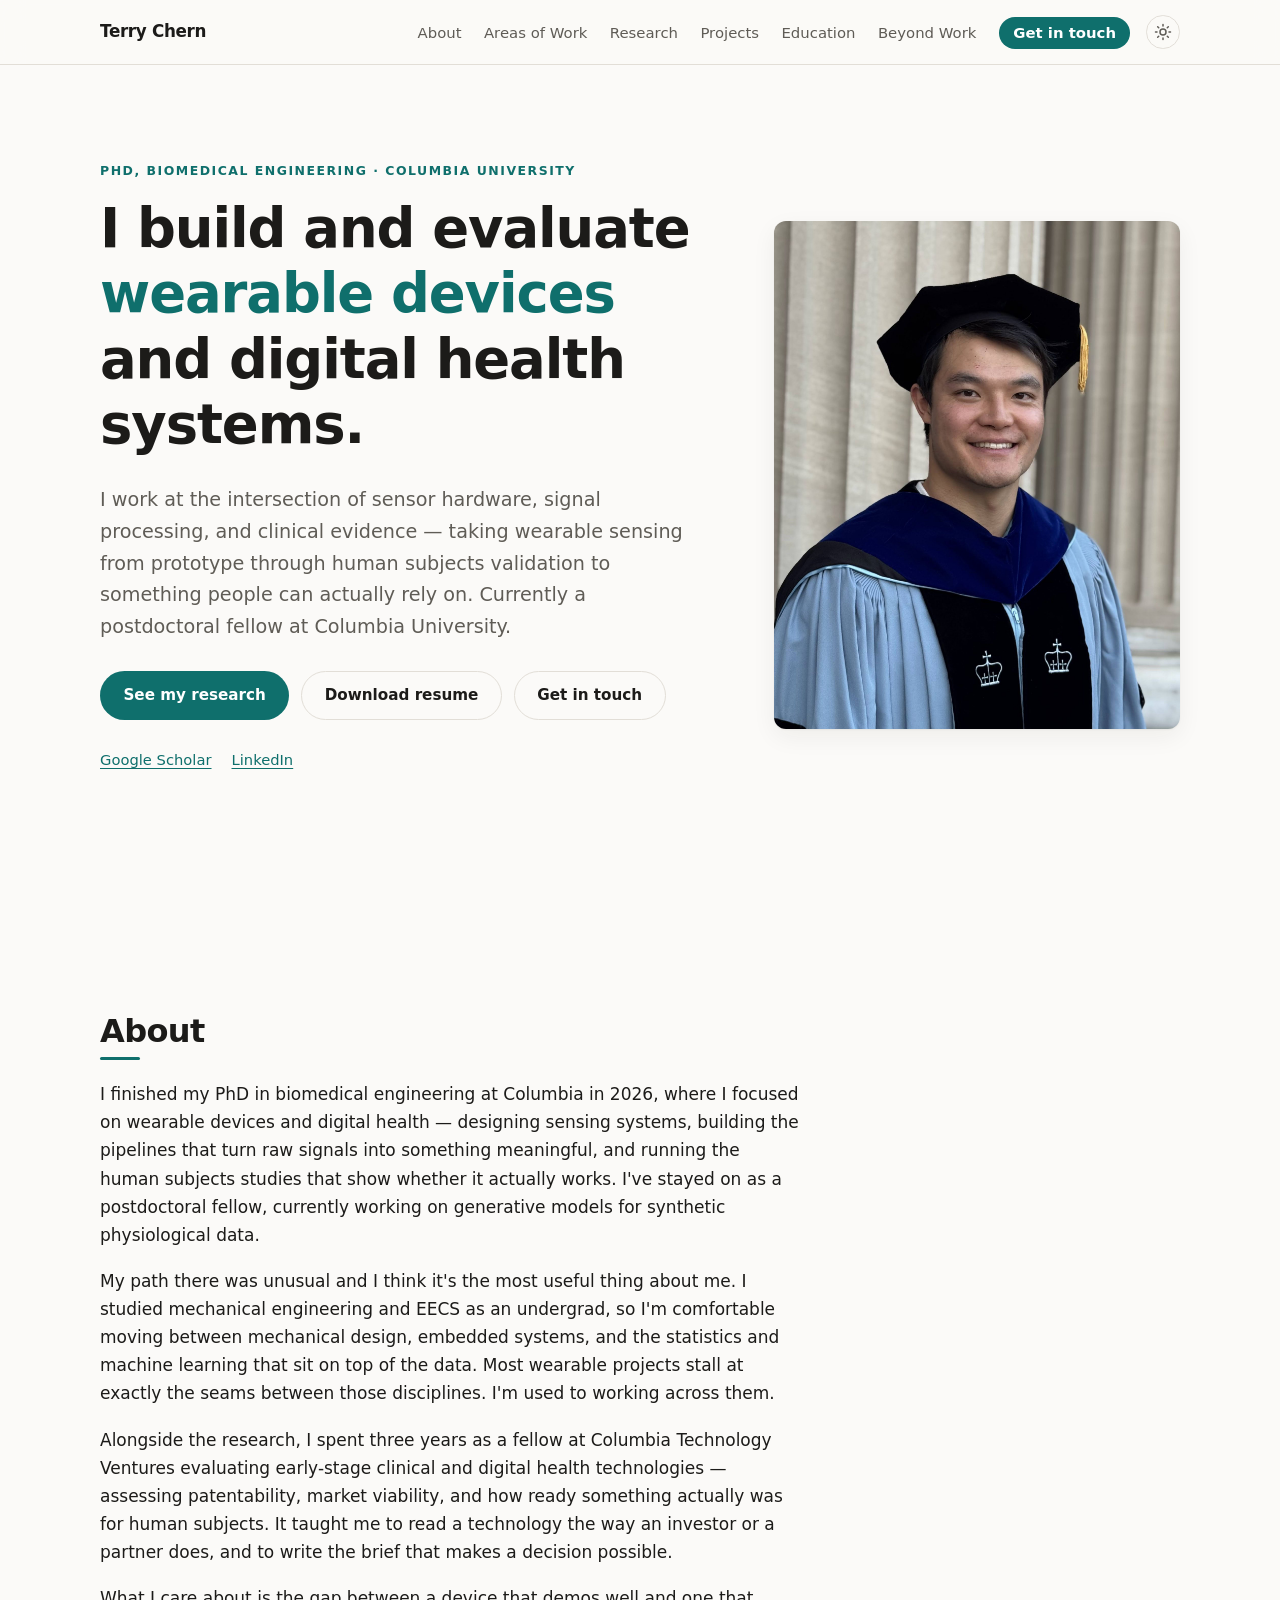
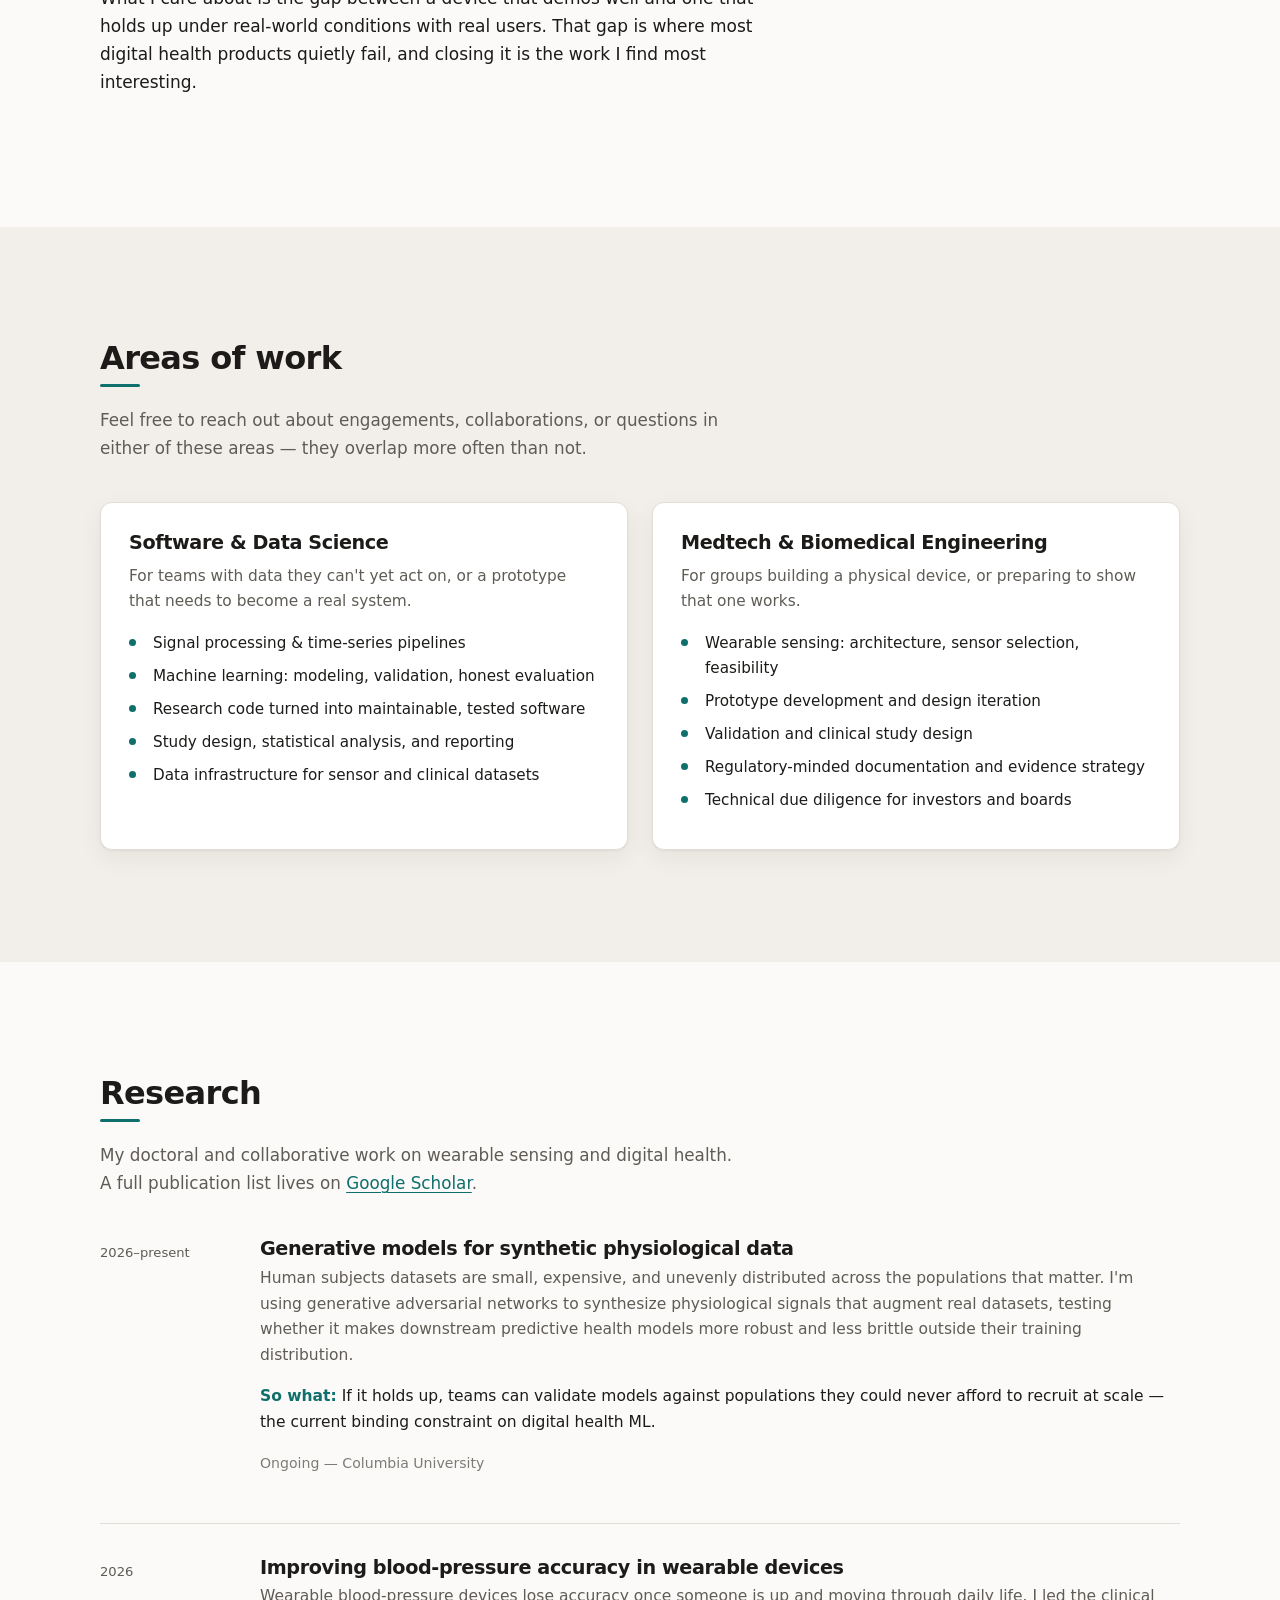
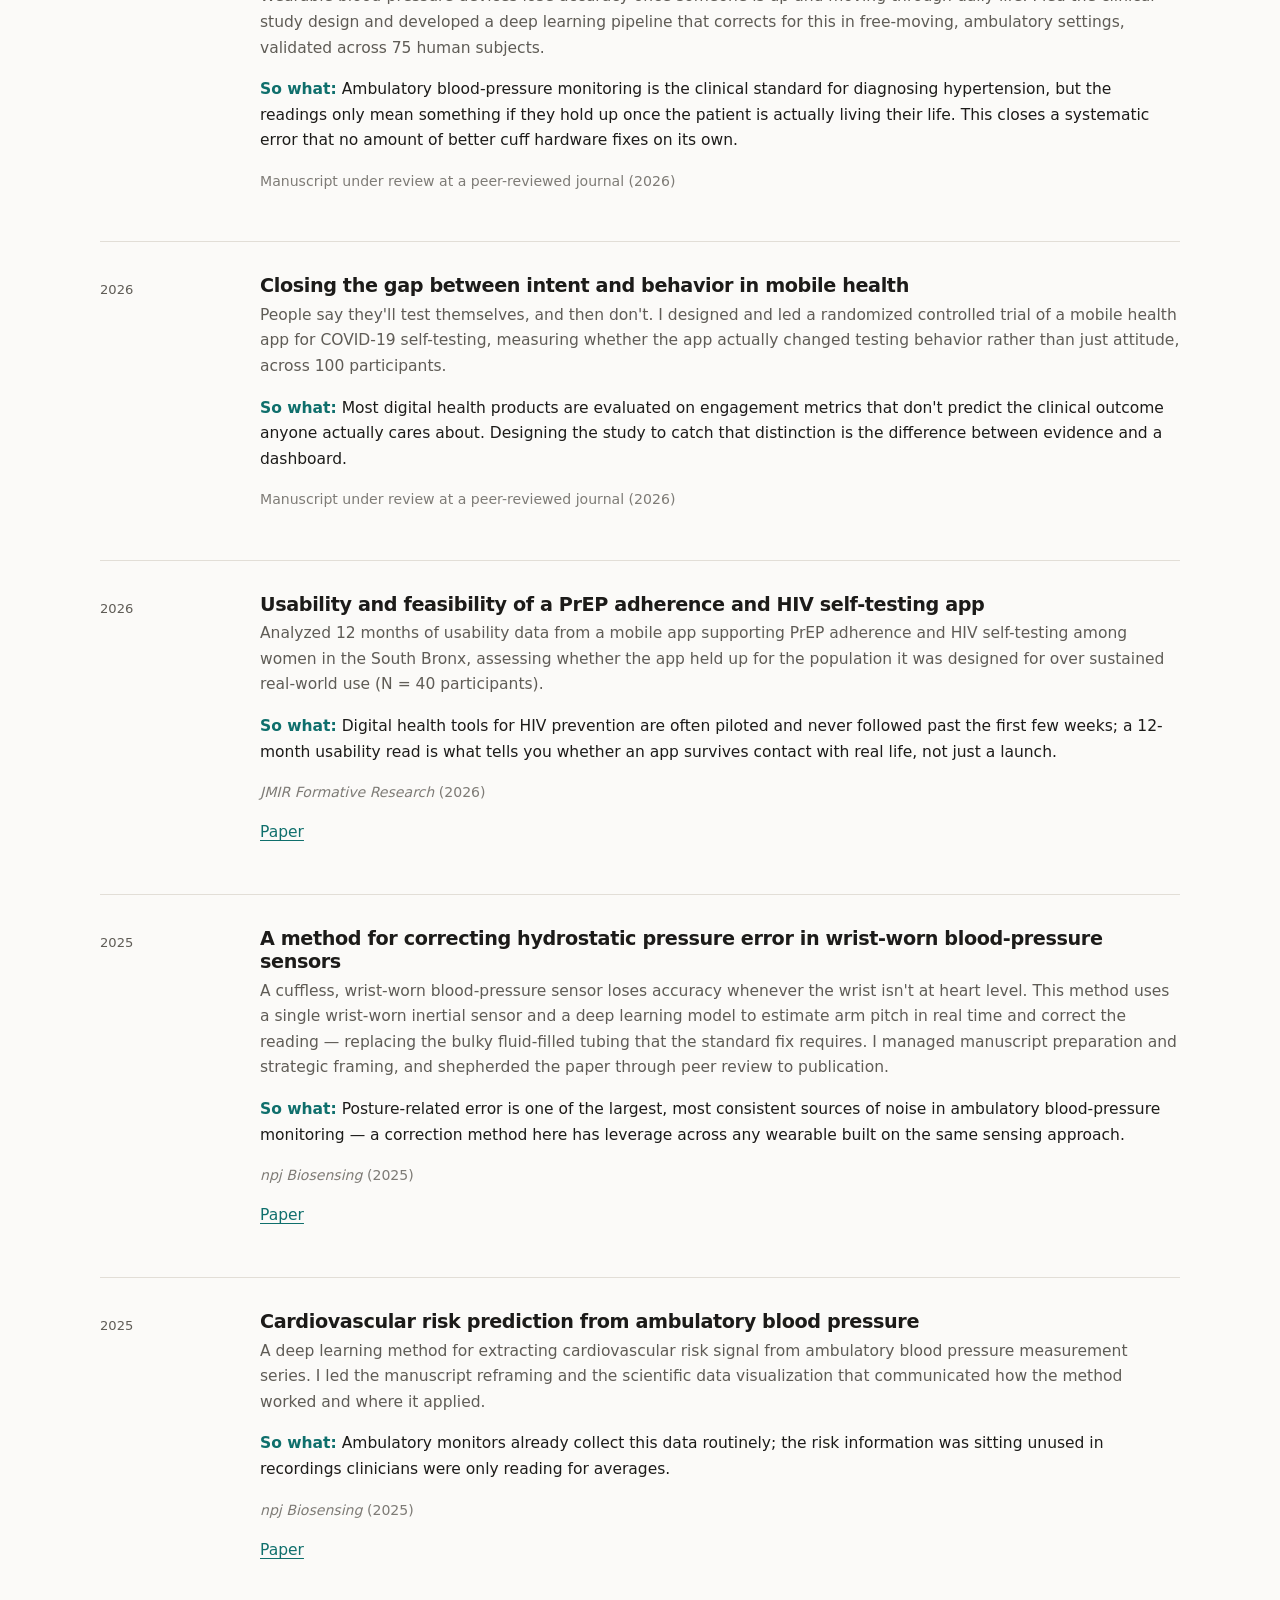
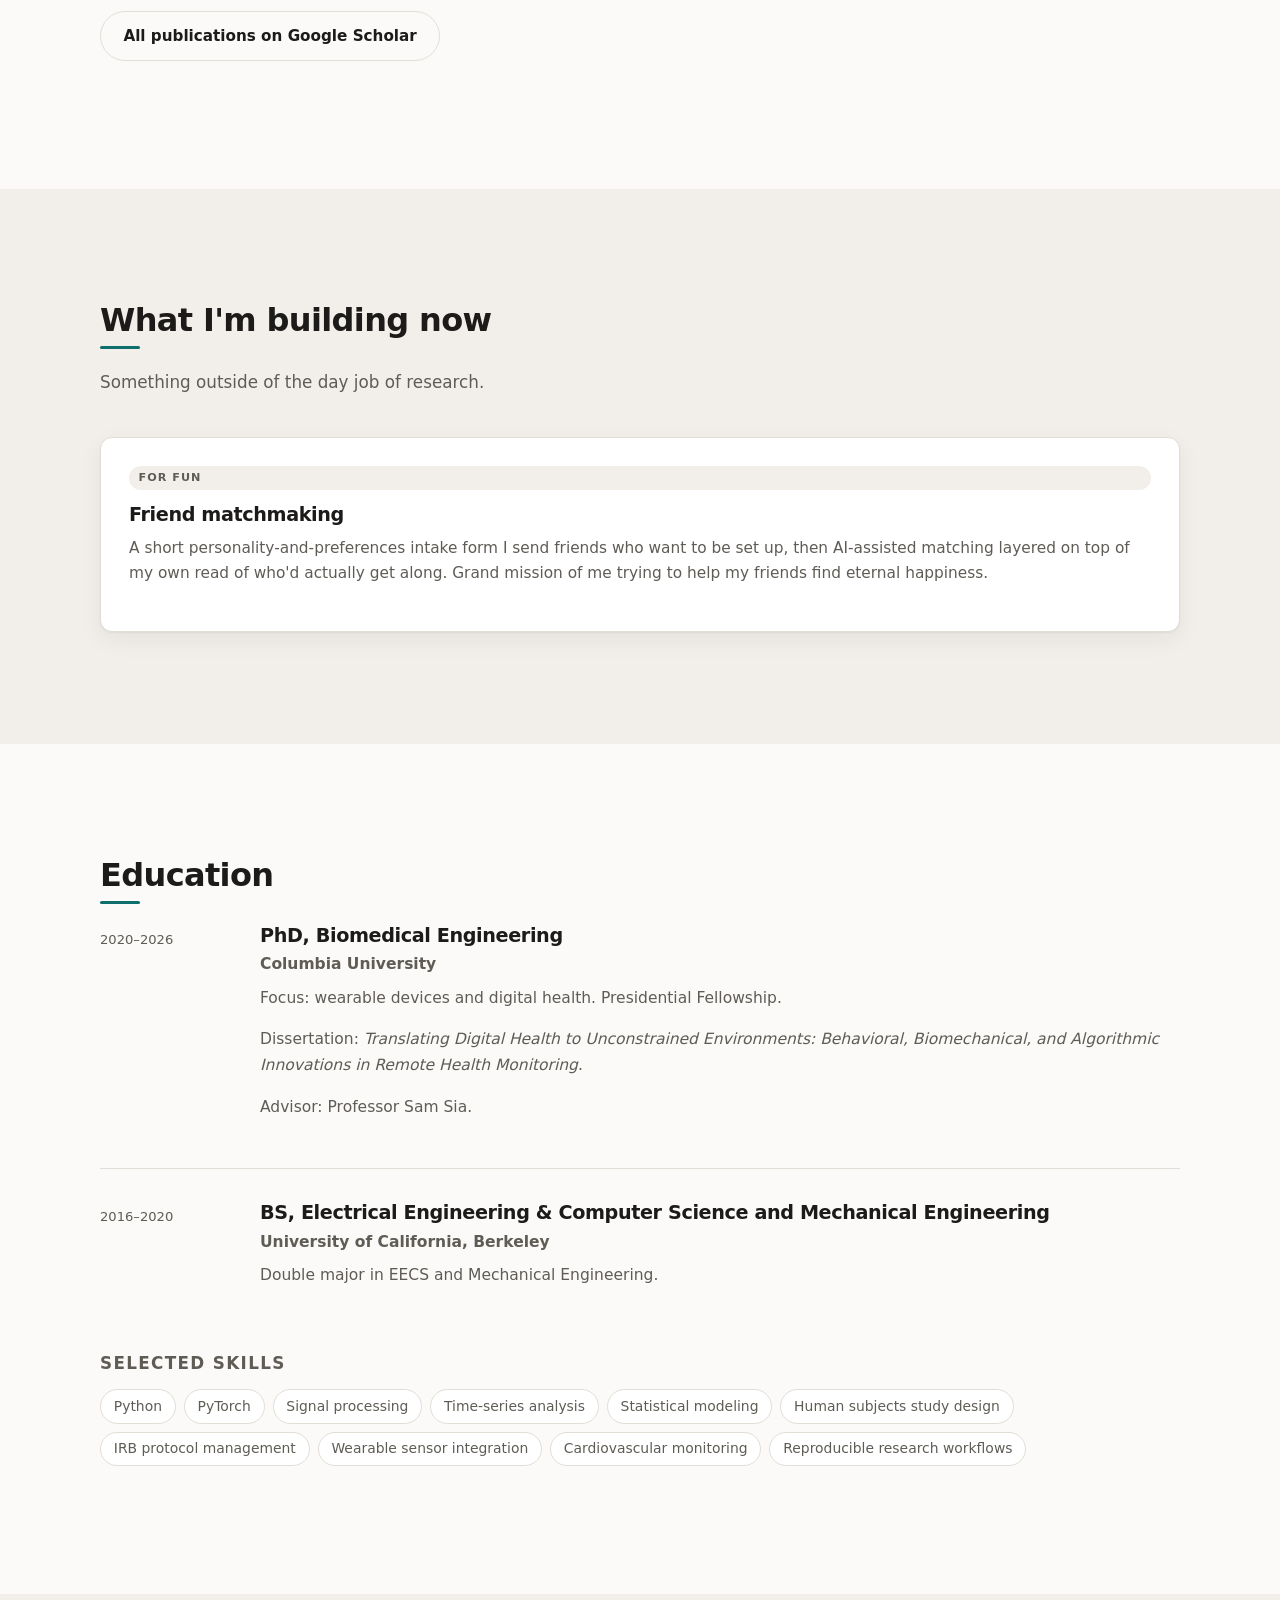
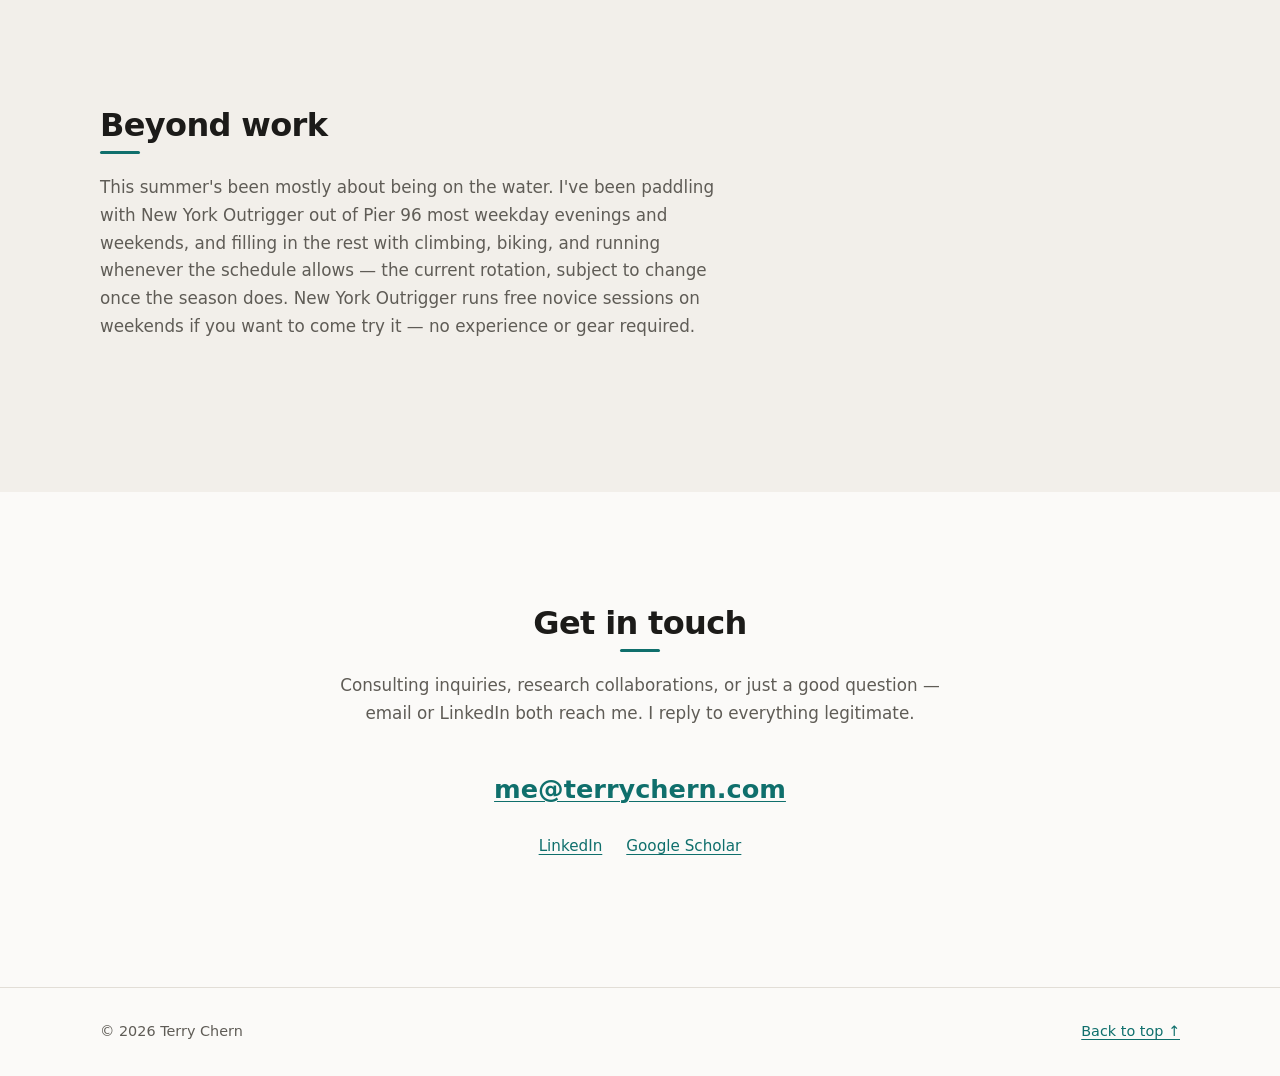
<file: index.html>
<!DOCTYPE html>
<html lang="en">
<head>
<meta charset="utf-8">
<meta name="viewport" content="width=device-width, initial-scale=1">

<title>Terry Chern — Biomedical Engineering, Wearables &amp; Digital Health</title>
<meta name="description" content="Terry Chern, PhD — biomedical engineer specializing in wearable devices and digital health. Consulting in software, data science, and medtech.">
<meta name="author" content="Terry Chern">

<!-- Social preview -->
<meta property="og:type" content="website">
<meta property="og:title" content="Terry Chern — Biomedical Engineering, Wearables &amp; Digital Health">
<meta property="og:description" content="PhD biomedical engineer working on wearable devices and digital health. Available for software, data science, and medtech consulting.">
<meta property="og:url" content="https://terrychern.com/">
<meta property="og:image" content="https://terrychern.com/assets/img/og-card.jpg">
<meta name="twitter:card" content="summary_large_image">

<link rel="canonical" href="https://terrychern.com/">
<link rel="icon" href="assets/img/favicon.svg" type="image/svg+xml">
<link rel="stylesheet" href="assets/css/style.css">

<!-- Structured data: helps Google show you as a person, not just a page -->
<script type="application/ld+json">
{
  "@context": "https://schema.org",
  "@type": "Person",
  "name": "Terry Chern",
  "url": "https://terrychern.com/",
  "jobTitle": "Postdoctoral Research Fellow",
  "worksFor": { "@type": "CollegeOrUniversity", "name": "Columbia University" },
  "alumniOf": [
    { "@type": "CollegeOrUniversity", "name": "Columbia University" },
    { "@type": "CollegeOrUniversity", "name": "University of California, Berkeley" }
  ],
  "knowsAbout": ["Wearable Devices", "Digital Health", "Biomedical Signal Processing", "Machine Learning", "Medical Devices"],
  "email": "mailto:me@terrychern.com",
  "sameAs": [
    "https://scholar.google.com/citations?user=7fQS4zIAAAAJ",
    "https://www.linkedin.com/in/chernterry/"
  ]
}
</script>
</head>

<body>
<a class="skip-link" href="#main">Skip to content</a>

<header class="site-header">
  <nav class="nav" aria-label="Primary">
    <a class="nav__brand" href="#top">Terry&nbsp;Chern</a>
    <button class="nav__toggle" aria-expanded="false" aria-controls="nav-menu" aria-label="Toggle menu">
      <span></span><span></span><span></span>
    </button>
    <ul class="nav__menu" id="nav-menu">
      <li><a href="#about">About</a></li>
      <li><a href="#work">Areas of Work</a></li>
      <li><a href="#research">Research</a></li>
      <li><a href="#projects">Projects</a></li>
      <li><a href="#education">Education</a></li>
      <li><a href="#beyond">Beyond Work</a></li>
      <li><a class="nav__cta" href="#contact">Get in touch</a></li>
    </ul>
    <button class="theme-toggle" id="theme-toggle" aria-label="Toggle dark mode" title="Toggle dark mode">
      <svg width="18" height="18" viewBox="0 0 24 24" fill="none" stroke="currentColor" stroke-width="2" stroke-linecap="round" aria-hidden="true">
        <circle cx="12" cy="12" r="4"/>
        <path d="M12 2v2M12 20v2M4.9 4.9l1.4 1.4M17.7 17.7l1.4 1.4M2 12h2M20 12h2M4.9 19.1l1.4-1.4M17.7 6.3l1.4-1.4"/>
      </svg>
    </button>
  </nav>
</header>

<main id="main">

<!-- ============================ HERO ============================ -->
<section class="hero" id="top">
  <div class="wrap hero__inner">
    <div class="hero__text">
      <p class="eyebrow">PhD, Biomedical Engineering · Columbia University</p>
      <h1>I build and evaluate <span class="accent">wearable devices</span> and digital&nbsp;health systems.</h1>
      <p class="lede">
        I work at the intersection of sensor hardware, signal processing, and
        clinical evidence — taking wearable sensing from prototype through human
        subjects validation to something people can actually rely on. Currently a
        postdoctoral fellow at Columbia University.
      </p>
      <div class="hero__actions">
        <a class="btn btn--primary" href="#research">See my research</a>
        <a class="btn btn--ghost" href="assets/terry-chern-resume.pdf" download>Download resume</a>
        <a class="btn btn--ghost" href="#contact">Get in touch</a>
      </div>
      <ul class="hero__links">
        <li><a href="https://scholar.google.com/citations?user=7fQS4zIAAAAJ" rel="noopener">Google&nbsp;Scholar</a></li>
        <li><a href="https://www.linkedin.com/in/chernterry/" rel="noopener">LinkedIn</a></li>
      </ul>
    </div>
    <div class="hero__portrait">
      <img src="assets/img/portrait.jpg" alt="Portrait of Terry Chern" width="400" height="500" loading="eager">
    </div>
  </div>
</section>

<!-- ============================ ABOUT ============================ -->
<section class="section" id="about">
  <div class="wrap">
    <h2 class="section__title">About</h2>
    <div class="prose">
      <p>
        I finished my PhD in biomedical engineering at Columbia in 2026, where I
        focused on wearable devices and digital health — designing sensing systems,
        building the pipelines that turn raw signals into something meaningful, and
        running the human subjects studies that show whether it actually works. I've
        stayed on as a postdoctoral fellow, currently working on generative models
        for synthetic physiological data.
      </p>
      <p>
        My path there was unusual and I think it's the most useful thing about me.
        I studied mechanical engineering and EECS as an undergrad, so I'm comfortable
        moving between mechanical design, embedded systems, and the statistics and
        machine learning that sit on top of the data. Most wearable projects stall at
        exactly the seams between those disciplines. I'm used to working across them.
      </p>
      <p>
        Alongside the research, I spent three years as a fellow at Columbia
        Technology Ventures evaluating early-stage clinical and digital health
        technologies — assessing patentability, market viability, and how ready
        something actually was for human subjects. It taught me to read a technology
        the way an investor or a partner does, and to write the brief that makes a
        decision possible.
      </p>
      <p>
        What I care about is the gap between a device that demos well and one that
        holds up under real-world conditions with real users. That gap is where most
        digital health products quietly fail, and closing it is the work I find most
        interesting.
      </p>
    </div>
  </div>
</section>

<!-- ========================== AREAS OF WORK ========================== -->
<section class="section section--alt" id="work">
  <span id="consulting" aria-hidden="true"></span>
  <div class="wrap">
    <h2 class="section__title">Areas of work</h2>
    <p class="section__lede">
      Feel free to reach out about engagements, collaborations, or questions in
      either of these areas — they overlap more often than not.
    </p>

    <div class="cards cards--2">
      <article class="card">
        <h3>Software &amp; Data Science</h3>
        <p>
          For teams with data they can't yet act on, or a prototype that needs to
          become a real system.
        </p>
        <ul class="ticks">
          <li>Signal processing &amp; time-series pipelines</li>
          <li>Machine learning: modeling, validation, honest evaluation</li>
          <li>Research code turned into maintainable, tested software</li>
          <li>Study design, statistical analysis, and reporting</li>
          <li>Data infrastructure for sensor and clinical datasets</li>
        </ul>
      </article>

      <article class="card">
        <h3>Medtech &amp; Biomedical Engineering</h3>
        <p>
          For groups building a physical device, or preparing to show that one works.
        </p>
        <ul class="ticks">
          <li>Wearable sensing: architecture, sensor selection, feasibility</li>
          <li>Prototype development and design iteration</li>
          <li>Validation and clinical study design</li>
          <li>Regulatory-minded documentation and evidence strategy</li>
          <li>Technical due diligence for investors and boards</li>
        </ul>
      </article>
    </div>
  </div>
</section>

<!-- =========================== RESEARCH =========================== -->
<section class="section" id="research">
  <div class="wrap">
    <h2 class="section__title">Research</h2>
    <p class="section__lede">
      My doctoral and collaborative work on wearable sensing and digital health.
      A full publication list lives on
      <a href="https://scholar.google.com/citations?user=7fQS4zIAAAAJ" rel="noopener">Google Scholar</a>.
    </p>

    <div class="stack">

      <article class="entry">
        <div class="entry__meta">
          <span class="tag">2026–present</span>
        </div>
        <div class="entry__body">
          <h3>Generative models for synthetic physiological data</h3>
          <p>
            Human subjects datasets are small, expensive, and unevenly distributed
            across the populations that matter. I'm using generative adversarial
            networks to synthesize physiological signals that augment real datasets,
            testing whether it makes downstream predictive health models more robust
            and less brittle outside their training distribution.
          </p>
          <p class="entry__sowhat"><strong>So what:</strong> If it holds up, teams
            can validate models against populations they could never afford to
            recruit at scale — the current binding constraint on digital health ML.</p>
          <p class="entry__venue">Ongoing — Columbia University</p>
        </div>
      </article>

      <article class="entry">
        <div class="entry__meta"><span class="tag">2026</span></div>
        <div class="entry__body">
          <h3>Improving blood-pressure accuracy in wearable devices</h3>
          <p>
            Wearable blood-pressure devices lose accuracy once someone is up and
            moving through daily life. I led the clinical study design and
            developed a deep learning pipeline that corrects for this in
            free-moving, ambulatory settings, validated across 75 human subjects.
          </p>
          <p class="entry__sowhat"><strong>So what:</strong> Ambulatory blood-pressure
            monitoring is the clinical standard for diagnosing hypertension, but the
            readings only mean something if they hold up once the patient is
            actually living their life. This closes a systematic error that no
            amount of better cuff hardware fixes on its own.</p>
          <p class="entry__venue">Manuscript under review at a peer-reviewed journal (2026)</p>
        </div>
      </article>

      <article class="entry">
        <div class="entry__meta"><span class="tag">2026</span></div>
        <div class="entry__body">
          <h3>Closing the gap between intent and behavior in mobile health</h3>
          <p>
            People say they'll test themselves, and then don't. I designed and led
            a randomized controlled trial of a mobile health app for COVID-19
            self-testing, measuring whether the app actually changed testing
            behavior rather than just attitude, across 100 participants.
          </p>
          <p class="entry__sowhat"><strong>So what:</strong> Most digital health
            products are evaluated on engagement metrics that don't predict the
            clinical outcome anyone actually cares about. Designing the study to
            catch that distinction is the difference between evidence and a
            dashboard.</p>
          <p class="entry__venue">Manuscript under review at a peer-reviewed journal (2026)</p>
        </div>
      </article>

      <article class="entry">
        <div class="entry__meta"><span class="tag">2026</span></div>
        <div class="entry__body">
          <h3>Usability and feasibility of a PrEP adherence and HIV self-testing app</h3>
          <p>
            Analyzed 12 months of usability data from a mobile app supporting PrEP
            adherence and HIV self-testing among women in the South Bronx,
            assessing whether the app held up for the population it was designed
            for over sustained real-world use (N = 40 participants).
          </p>
          <p class="entry__sowhat"><strong>So what:</strong> Digital health tools
            for HIV prevention are often piloted and never followed past the first
            few weeks; a 12-month usability read is what tells you whether an app
            survives contact with real life, not just a launch.</p>
          <p class="entry__venue"><em>JMIR Formative Research</em> (2026)</p>
          <p class="entry__links"><a href="https://doi.org/10.2196/86407" rel="noopener">Paper</a></p>
        </div>
      </article>

      <article class="entry">
        <div class="entry__meta"><span class="tag">2025</span></div>
        <div class="entry__body">
          <h3>A method for correcting hydrostatic pressure error in wrist-worn blood-pressure sensors</h3>
          <p>
            A cuffless, wrist-worn blood-pressure sensor loses accuracy whenever the
            wrist isn't at heart level. This method uses a single wrist-worn inertial
            sensor and a deep learning model to estimate arm pitch in real time and
            correct the reading — replacing the bulky fluid-filled tubing that the
            standard fix requires. I managed manuscript preparation and strategic
            framing, and shepherded the paper through peer review to publication.
          </p>
          <p class="entry__sowhat"><strong>So what:</strong> Posture-related error is
            one of the largest, most consistent sources of noise in ambulatory
            blood-pressure monitoring — a correction method here has leverage
            across any wearable built on the same sensing approach.</p>
          <p class="entry__venue"><em>npj Biosensing</em> (2025)</p>
          <p class="entry__links"><a href="https://doi.org/10.1038/s44328-024-00021-y" rel="noopener">Paper</a></p>
        </div>
      </article>

      <article class="entry">
        <div class="entry__meta">
          <span class="tag">2025</span>
        </div>
        <div class="entry__body">
          <h3>Cardiovascular risk prediction from ambulatory blood pressure</h3>
          <p>
            A deep learning method for extracting cardiovascular risk signal from
            ambulatory blood pressure measurement series. I led the manuscript
            reframing and the scientific data visualization that communicated how
            the method worked and where it applied.
          </p>
          <p class="entry__sowhat"><strong>So what:</strong> Ambulatory monitors
            already collect this data routinely; the risk information was sitting
            unused in recordings clinicians were only reading for averages.</p>
          <p class="entry__venue"><em>npj Biosensing</em> (2025)</p>
          <p class="entry__links"><a href="https://doi.org/10.1038/s44328-025-00037-y" rel="noopener">Paper</a></p>
        </div>
      </article>

    </div>

    <p class="section__more">
      <a class="btn btn--ghost" href="https://scholar.google.com/citations?user=7fQS4zIAAAAJ" rel="noopener">All publications on Google Scholar</a>
    </p>
  </div>
</section>

<!-- ========================== PROJECTS ========================== -->
<section class="section section--alt" id="projects">
  <div class="wrap">
    <h2 class="section__title">What I'm building now</h2>
    <p class="section__lede">
      Something outside of the day job of research.
    </p>

    <div class="cards cards--3">
      <article class="card card--project">
        <span class="pill pill--muted">For fun</span>
        <h3>Friend matchmaking</h3>
        <p>
          A short personality-and-preferences intake form I send friends who
          want to be set up, then AI-assisted matching layered on top of my
          own read of who'd actually get along. Grand mission of me trying to
          help my friends find eternal happiness.
        </p>
      </article>
    </div>
  </div>
</section>

<!-- ========================== EDUCATION ========================== -->
<section class="section" id="education">
  <div class="wrap">
    <h2 class="section__title">Education</h2>
    <div class="stack">

      <article class="entry">
        <div class="entry__meta"><span class="tag">2020–2026</span></div>
        <div class="entry__body">
          <h3>PhD, Biomedical Engineering</h3>
          <p class="entry__org">Columbia University</p>
          <p>Focus: wearable devices and digital health. Presidential Fellowship.</p>
          <p>Dissertation: <em>Translating Digital Health to Unconstrained Environments:
            Behavioral, Biomechanical, and Algorithmic Innovations in Remote Health
            Monitoring</em>.</p>
          <p>Advisor: Professor Sam Sia.</p>
        </div>
      </article>

      <article class="entry">
        <div class="entry__meta"><span class="tag">2016–2020</span></div>
        <div class="entry__body">
          <h3>BS, Electrical Engineering &amp; Computer Science and Mechanical Engineering</h3>
          <p class="entry__org">University of California, Berkeley</p>
          <p>Double major in EECS and Mechanical Engineering.</p>
        </div>
      </article>

    </div>

    <h3 class="subhead">Selected skills</h3>
    <ul class="chips">
      <li>Python</li><li>PyTorch</li><li>Signal processing</li><li>Time-series analysis</li>
      <li>Statistical modeling</li><li>Human subjects study design</li>
      <li>IRB protocol management</li><li>Wearable sensor integration</li>
      <li>Cardiovascular monitoring</li><li>Reproducible research workflows</li>
    </ul>
  </div>
</section>

<!-- ========================== BEYOND WORK ========================== -->
<section class="section section--alt" id="beyond">
  <div class="wrap">
    <h2 class="section__title">Beyond work</h2>
    <p class="section__lede">
      This summer's been mostly about being on the water. I've been paddling
      with New York Outrigger out of Pier 96 most weekday evenings and
      weekends, and filling in the rest with climbing, biking, and running
      whenever the schedule allows — the current rotation, subject to change
      once the season does. New York Outrigger runs free novice sessions on
      weekends if you want to come try it — no experience or gear required.
    </p>
  </div>
</section>

<!-- =========================== CONTACT =========================== -->
<section class="section section--contact" id="contact">
  <div class="wrap wrap--narrow">
    <h2 class="section__title">Get in touch</h2>
    <p class="section__lede">
      Consulting inquiries, research collaborations, or just a good question —
      email or LinkedIn both reach me. I reply to everything legitimate.
    </p>
    <p class="contact__email">
      <a href="mailto:me@terrychern.com">me@terrychern.com</a>
    </p>
    <ul class="contact__links">
      <li><a href="https://www.linkedin.com/in/chernterry/" rel="noopener">LinkedIn</a></li>
      <li><a href="https://scholar.google.com/citations?user=7fQS4zIAAAAJ" rel="noopener">Google Scholar</a></li>
    </ul>
  </div>
</section>

</main>

<footer class="site-footer">
  <div class="wrap">
    <p>&copy; <span id="year">2026</span> Terry Chern</p>
    <p><a href="#top">Back to top ↑</a></p>
  </div>
</footer>

<script src="assets/js/main.js"></script>
</body>
</html>
</file>
<file: assets/css/style.css>
/* ==========================================================================
   Terry Chern — personal site
   Single stylesheet, no build step, no external dependencies.
   Design tokens live in :root; change those first before touching anything else.
   ========================================================================== */

:root {
  /* Palette — light */
  --bg:            #fbfaf8;
  --bg-alt:        #f2efea;
  --surface:       #ffffff;
  --text:          #1c1b19;
  --text-muted:    #5f5c56;
  --border:        #e2ded7;
  --accent:        #0f6f6c;
  --accent-hover:  #0d5b58;
  --accent-soft:   #e2f0ef;
  --shadow:        0 1px 2px rgba(28,27,25,.05), 0 8px 24px rgba(28,27,25,.06);

  /* Type */
  --font-sans: ui-sans-serif, system-ui, -apple-system, "Segoe UI", Roboto,
               "Helvetica Neue", Arial, sans-serif;
  --font-serif: ui-serif, Georgia, "Iowan Old Style", "Times New Roman", serif;

  /* Rhythm */
  --wrap: 1080px;
  --wrap-narrow: 680px;
  --gap: 1.5rem;
  --section-y: clamp(4rem, 9vw, 7rem);
  --radius: 12px;
}

@media (prefers-color-scheme: dark) {
  :root:not([data-theme="light"]) {
    --bg:           #14161a;
    --bg-alt:       #1a1d22;
    --surface:      #1f2329;
    --text:         #e8e6e3;
    --text-muted:   #a4a29d;
    --border:       #2e333a;
    --accent:       #4fd1c5;
    --accent-hover: #7ee0d7;
    --accent-soft:  #16302e;
    --shadow:       0 1px 2px rgba(0,0,0,.3), 0 8px 24px rgba(0,0,0,.35);
  }
}

:root[data-theme="dark"] {
  --bg:           #14161a;
  --bg-alt:       #1a1d22;
  --surface:      #1f2329;
  --text:         #e8e6e3;
  --text-muted:   #a4a29d;
  --border:       #2e333a;
  --accent:       #4fd1c5;
  --accent-hover: #7ee0d7;
  --accent-soft:  #16302e;
  --shadow:       0 1px 2px rgba(0,0,0,.3), 0 8px 24px rgba(0,0,0,.35);
}

/* --------------------------------------------------------------- reset -- */
*, *::before, *::after { box-sizing: border-box; }
html { -webkit-text-size-adjust: 100%; scroll-behavior: smooth; scroll-padding-top: 5rem; }
@media (prefers-reduced-motion: reduce) {
  html { scroll-behavior: auto; }
  *, *::before, *::after { animation-duration: .01ms !important; transition-duration: .01ms !important; }
}
body {
  margin: 0;
  font-family: var(--font-sans);
  font-size: 1.0625rem;
  line-height: 1.65;
  color: var(--text);
  background: var(--bg);
  -webkit-font-smoothing: antialiased;
}
img { max-width: 100%; height: auto; display: block; }
a { color: var(--accent); text-decoration-thickness: 1px; text-underline-offset: 3px; }
a:hover { color: var(--accent-hover); }
h1, h2, h3 { line-height: 1.2; letter-spacing: -0.02em; margin: 0 0 .5em; font-weight: 650; }
h1 { font-size: clamp(2.1rem, 5.2vw, 3.4rem); }
h2 { font-size: clamp(1.6rem, 3.2vw, 2.2rem); }
h3 { font-size: 1.2rem; }
p  { margin: 0 0 1rem; }
ul, ol { margin: 0 0 1rem; padding-left: 1.25rem; }

:focus-visible { outline: 2px solid var(--accent); outline-offset: 3px; border-radius: 3px; }

.skip-link {
  position: absolute; left: -9999px; top: 0;
  background: var(--accent); color: #fff; padding: .6rem 1rem; z-index: 100;
}
.skip-link:focus { left: 0; }

/* -------------------------------------------------------------- layout -- */
.wrap { width: min(100% - 2.5rem, var(--wrap)); margin-inline: auto; }
.wrap--narrow { width: min(100% - 2.5rem, var(--wrap-narrow)); }
.section { padding-block: var(--section-y); }
.section--alt { background: var(--bg-alt); }
.section__title {
  font-size: clamp(1.5rem, 3vw, 2rem);
  margin-bottom: 1.25rem;
  position: relative; padding-bottom: .6rem;
}
.section__title::after {
  content: ""; position: absolute; left: 0; bottom: 0;
  width: 2.5rem; height: 3px; background: var(--accent); border-radius: 2px;
}
.section__lede { color: var(--text-muted); max-width: 60ch; font-size: 1.05rem; margin-bottom: 2.5rem; }
.section__more { margin-top: 2rem; }
.subhead { margin-top: 3rem; font-size: 1.05rem; text-transform: uppercase; letter-spacing: .08em; color: var(--text-muted); }
.prose { max-width: 65ch; }
.prose p { margin-bottom: 1.15rem; }

/* --------------------------------------------------------------- nav -- */
.site-header {
  position: sticky; top: 0; z-index: 50;
  background: color-mix(in srgb, var(--bg) 88%, transparent);
  backdrop-filter: saturate(180%) blur(12px);
  border-bottom: 1px solid var(--border);
}
.nav {
  width: min(100% - 2.5rem, var(--wrap));
  margin-inline: auto;
  display: flex; align-items: center; gap: 1rem;
  min-height: 4rem;
}
.nav__brand { font-weight: 680; letter-spacing: -.02em; color: var(--text); text-decoration: none; font-size: 1.05rem; }
.nav__menu {
  list-style: none; display: flex; align-items: center; gap: 1.4rem;
  margin: 0 0 0 auto; padding: 0;
}
.nav__menu a { color: var(--text-muted); text-decoration: none; font-size: .93rem; }
.nav__menu a:hover { color: var(--text); }
.nav__cta {
  background: var(--accent); color: #fff !important; padding: .45rem .9rem;
  border-radius: 999px; font-weight: 550;
}
.nav__cta:hover { background: var(--accent-hover); }
.nav__toggle { display: none; }

.theme-toggle {
  background: transparent; border: 1px solid var(--border); color: var(--text-muted);
  width: 2.1rem; height: 2.1rem; border-radius: 50%;
  display: grid; place-items: center; cursor: pointer; flex-shrink: 0;
}
.theme-toggle:hover { color: var(--text); border-color: var(--text-muted); }

@media (max-width: 860px) {
  .nav__menu { display: none; }
  .nav__menu.is-open {
    display: flex; flex-direction: column; align-items: flex-start; gap: .9rem;
    position: absolute; top: 4rem; left: 0; right: 0;
    background: var(--bg); border-bottom: 1px solid var(--border);
    padding: 1.25rem 1.25rem 1.75rem;
  }
  .nav__toggle {
    display: flex; flex-direction: column; justify-content: center; gap: 4px;
    margin-left: auto; width: 2.2rem; height: 2.2rem;
    background: transparent; border: 0; cursor: pointer; padding: 0;
  }
  .nav__toggle span { display: block; height: 2px; width: 20px; background: var(--text); border-radius: 2px; }
}

/* --------------------------------------------------------------- hero -- */
.hero { padding-block: clamp(3rem, 8vw, 6rem) var(--section-y); }
.hero__inner { display: grid; grid-template-columns: 1.35fr .9fr; gap: clamp(2rem, 5vw, 4rem); align-items: center; }
@media (max-width: 800px) {
  .hero__inner { grid-template-columns: 1fr; }
  .hero__portrait { order: -1; max-width: 260px; }
}
.eyebrow {
  text-transform: uppercase; letter-spacing: .12em; font-size: .78rem;
  font-weight: 600; color: var(--accent); margin-bottom: .9rem;
}
.accent { color: var(--accent); }
.lede { font-size: clamp(1.05rem, 1.6vw, 1.2rem); color: var(--text-muted); max-width: 54ch; margin-bottom: 1.75rem; }
.hero__actions { display: flex; flex-wrap: wrap; gap: .75rem; margin-bottom: 1.75rem; }
.hero__links { list-style: none; padding: 0; display: flex; flex-wrap: wrap; gap: 1.25rem; font-size: .92rem; }
.hero__portrait img {
  border-radius: var(--radius); box-shadow: var(--shadow);
  width: 100%; object-fit: cover; aspect-ratio: 4 / 5;
  background: var(--bg-alt);
}

/* ------------------------------------------------------------ buttons -- */
.btn {
  display: inline-block; padding: .7rem 1.4rem; border-radius: 999px;
  font-size: .95rem; font-weight: 550; text-decoration: none;
  border: 1px solid transparent; transition: background .15s, color .15s, border-color .15s;
}
.btn--primary { background: var(--accent); color: #fff; }
.btn--primary:hover { background: var(--accent-hover); color: #fff; }
.btn--ghost { border-color: var(--border); color: var(--text); }
.btn--ghost:hover { border-color: var(--accent); color: var(--accent); }

/* -------------------------------------------------------------- cards -- */
.cards { display: grid; gap: var(--gap); }
.cards--2 { grid-template-columns: repeat(auto-fit, minmax(300px, 1fr)); }
.cards--3 { grid-template-columns: repeat(auto-fit, minmax(260px, 1fr)); }
.card {
  background: var(--surface); border: 1px solid var(--border);
  border-radius: var(--radius); padding: 1.75rem; box-shadow: var(--shadow);
}
.card h3 { margin-bottom: .6rem; }
.card p { color: var(--text-muted); font-size: .96rem; }
.card__links { margin-top: auto; font-size: .92rem; }
.card--project { display: flex; flex-direction: column; }

.pill {
  display: inline-block; font-size: .7rem; text-transform: uppercase;
  letter-spacing: .09em; font-weight: 650; padding: .2rem .6rem;
  border-radius: 999px; background: var(--accent-soft); color: var(--accent);
  margin-bottom: .8rem;
}
.pill--muted { background: var(--bg-alt); color: var(--text-muted); }

.ticks { list-style: none; padding: 0; margin: 1rem 0 0; }
.ticks li {
  position: relative; padding-left: 1.5rem; margin-bottom: .5rem;
  font-size: .95rem; color: var(--text);
}
.ticks li::before {
  content: ""; position: absolute; left: 0; top: .55em;
  width: .45rem; height: .45rem; border-radius: 50%; background: var(--accent);
}

/* ----------------------------------------------------- entries (list) -- */
.stack { display: flex; flex-direction: column; gap: 2rem; }
.entry {
  display: grid; grid-template-columns: 8.5rem 1fr; gap: 1.5rem;
  padding-bottom: 2rem; border-bottom: 1px solid var(--border);
}
.entry:last-child { border-bottom: 0; padding-bottom: 0; }
@media (max-width: 700px) { .entry { grid-template-columns: 1fr; gap: .5rem; } }
.entry__body h3 { margin-bottom: .35rem; }
.entry__org { color: var(--accent); font-weight: 550; margin-bottom: .5rem; font-size: .96rem; }
.entry__body p { color: var(--text-muted); font-size: .97rem; }
.entry__sowhat { color: var(--text) !important; }
.entry__sowhat strong { color: var(--accent); }
.entry__links { display: flex; gap: 1.1rem; font-size: .92rem; margin-top: .6rem; }
/* publication venue line — quieter than the body copy, sits under "So what" */
.entry__venue { font-size: .88rem !important; margin-top: .6rem; opacity: .8; }
.tag {
  display: inline-block; font-size: .82rem; color: var(--text-muted);
  font-variant-numeric: tabular-nums; padding-top: .25rem;
}

/* -------------------------------------------------------- engagements -- */
.engage {
  margin-top: 3rem; padding: 2rem; border-radius: var(--radius);
  background: var(--surface); border: 1px solid var(--border);
}
.engage__title { margin-bottom: 1rem; }
.steps { margin: 0 0 1.5rem; padding-left: 1.2rem; }
.steps li { margin-bottom: .6rem; color: var(--text-muted); }
.steps strong { color: var(--text); }
.engage__cta { margin: 0; }

/* -------------------------------------------------------------- chips -- */
.chips { list-style: none; padding: 0; display: flex; flex-wrap: wrap; gap: .5rem; margin-top: 1rem; }
.chips li {
  font-size: .87rem; padding: .3rem .8rem; border-radius: 999px;
  background: var(--surface); border: 1px solid var(--border); color: var(--text-muted);
}

/* ------------------------------------------------------------ gallery -- */
.gallery { display: grid; grid-template-columns: repeat(auto-fit, minmax(240px, 1fr)); gap: var(--gap); }
.gallery figure { margin: 0; }
.gallery img {
  width: 100%; aspect-ratio: 3 / 2; object-fit: cover;
  border-radius: var(--radius); box-shadow: var(--shadow); background: var(--bg);
}
.gallery figcaption { font-size: .87rem; color: var(--text-muted); margin-top: .6rem; }

/* ------------------------------------------------------------ contact -- */
.section--contact { text-align: center; }
.section--contact .section__title::after { left: 50%; transform: translateX(-50%); }
.section--contact .section__lede { margin-inline: auto; }
.contact__email { font-size: clamp(1.15rem, 3vw, 1.6rem); font-weight: 600; margin-bottom: 1.5rem; }
.contact__links { list-style: none; padding: 0; display: flex; flex-wrap: wrap; justify-content: center; gap: 1.5rem; font-size: .95rem; }

/* ------------------------------------------------------------- footer -- */
.site-footer { border-top: 1px solid var(--border); padding-block: 2rem; font-size: .9rem; color: var(--text-muted); }
.site-footer .wrap { display: flex; justify-content: space-between; flex-wrap: wrap; gap: 1rem; }
.site-footer p { margin: 0; }
</file>
